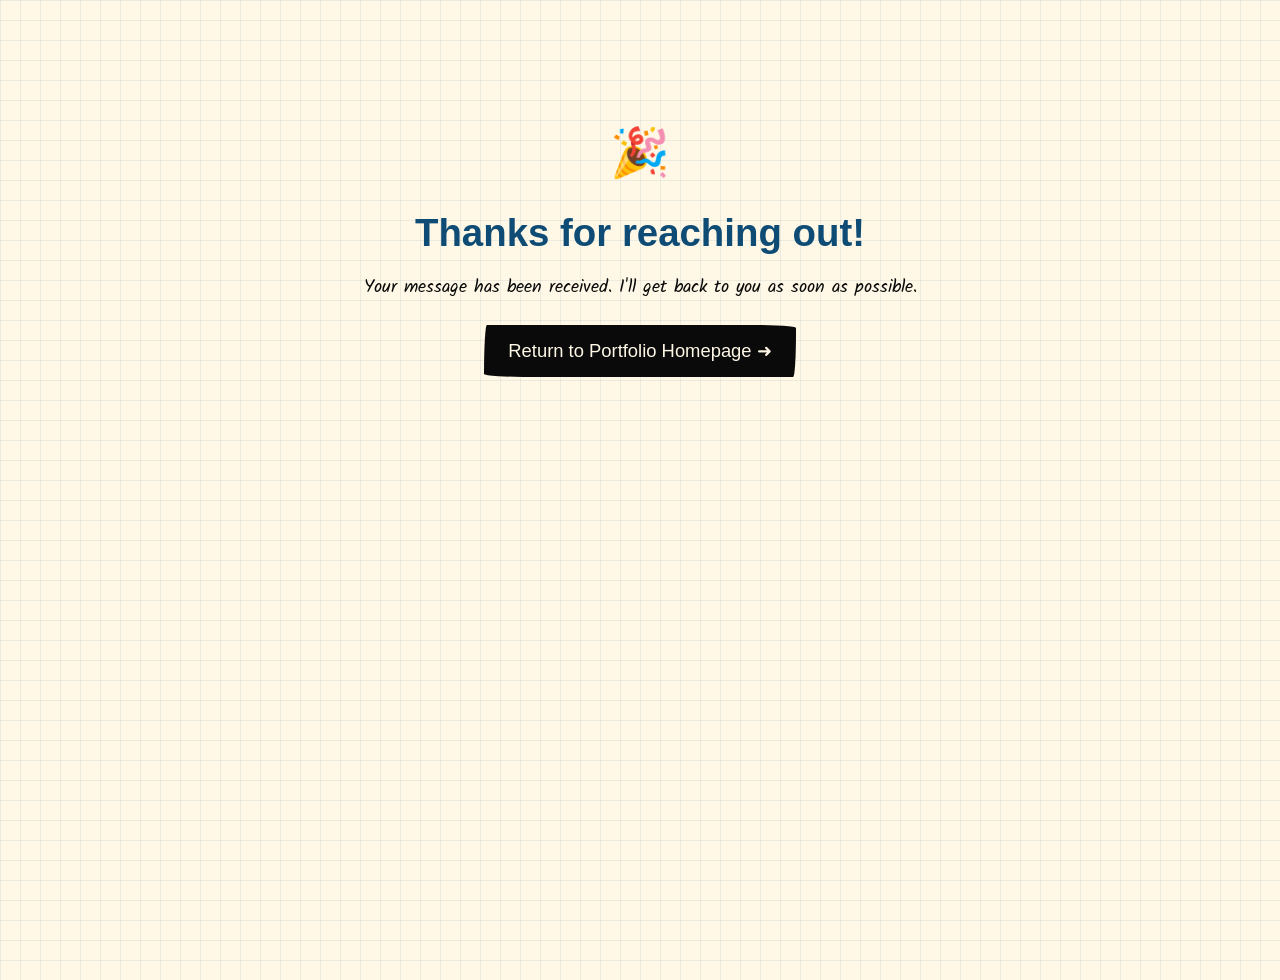
<file: contact-success.html>
<!DOCTYPE html>
<html lang="en" data-theme="light">
<head>
  <meta charset="UTF-8">
  <meta name="viewport" content="width=device-width, initial-scale=1.0">
  <title>Message Received — Jerry Moo Kee Khong</title>
  <link href="https://fonts.googleapis.com/css2?family=Lexend:wght@100..900&family=Permanent+Marker&display=swap" rel="stylesheet">
  <link rel="stylesheet" href="css/style.css">
  <style>
    .success-container {
      max-width: 680px;
      margin: 80px auto 40px;
      padding: 40px 28px;
      background: var(--paper-card-solid);
      border: var(--border-width) solid var(--border);
      border-radius: var(--hand);
      box-shadow: var(--shadow-hover);
      text-align: center;
    }
    .go-back-btn {
      margin-top: 24px;
    }
    .go-back-btn a {
      display: inline-block;
      color: var(--paper);
      background-color: var(--ink);
      padding: 12px 24px;
      text-decoration: none !important;
      font-family: 'Permanent Marker', cursive, sans-serif;
      font-size: 1.15rem;
      border: var(--border-width) solid var(--border);
      border-radius: var(--hand-alt);
      box-shadow: 4px 4px 0px var(--shadow-color);
      transition: all var(--transition-fast);
    }
    .go-back-btn a:hover,
    .go-back-btn a:focus-visible {
      background-color: var(--blue);
      color: #FFFFFF;
      outline: 3px solid var(--blue);
      outline-offset: 3px;
      box-shadow: 6px 6px 0px var(--shadow-color);
      transform: translate(-2px, -2px);
    }
  </style>
</head>
<body>

  <div class="success-container">
    <div style="font-size:3rem;margin-bottom:12px;">🎉</div>
    <h1 style="color:var(--blue);font-size:2.4rem;">Thanks for reaching out!</h1>
    <p style="font-size:1.15rem;margin-top:12px;">Your message has been received. I'll get back to you as soon as possible.</p>
    
    <div class="go-back-btn">
      <a href="index.html">Return to Portfolio Homepage ➜</a>
    </div>
  </div>

  <!-- UI Diagnostic Test Runner for contact-success.html?test=1 -->
  <script>
    (function () {
      const qs = new URLSearchParams(location.search);
      if (qs.get("test") !== "1") return;
      
      function show(results) {
        const d = document.createElement("div");
        d.style.position = "fixed";
        d.style.right = "16px";
        d.style.bottom = "16px";
        d.style.zIndex = "4000";
        d.style.background = "rgba(15,23,42,0.92)";
        d.style.color = "#fff";
        d.style.padding = "12px 16px";
        d.style.borderRadius = "12px";
        d.style.fontFamily = "Lexend, Arial, sans-serif";
        d.style.fontSize = "14px";
        d.style.boxShadow = "0 8px 24px rgba(0,0,0,0.4)";
        const pass = results.filter((r) => r.pass).length;
        const fail = results.length - pass;
        d.textContent = `UI tests: ${pass} passed, ${fail} failed`;
        document.body.appendChild(d);
      }
      
      function has(sel) {
        return !!document.querySelector(sel);
      }
      
      function attr(el, a) {
        return el && el.getAttribute(a);
      }
      
      async function run() {
        const results = [];
        results.push({
          name: "Lexend font link",
          pass: has('link[href*="fonts.googleapis.com"][href*="Lexend"]'),
        });
        const h1 = document.querySelector("h1");
        results.push({
          name: "Heading text",
          pass: h1 && h1.textContent.trim().length > 0,
        });
        const link = document.querySelector(".go-back-btn a");
        results.push({
          name: "Go back link href",
          pass: link && (attr(link, "href") === "index.html" || attr(link, "href") === "https://jerrymoo.com"),
        });
        if (link) {
          link.focus();
          await new Promise((r) => setTimeout(r, 50));
          const cs = getComputedStyle(link);
          results.push({
            name: "Focus outline visible",
            pass: parseFloat(cs.outlineWidth) >= 2 || parseFloat(cs.boxShadow) !== 0,
          });
        }
        show(results);
      }
      run();
    })();
  </script>
  <script src="js/main.js"></script>
</body>
</html>
</file>
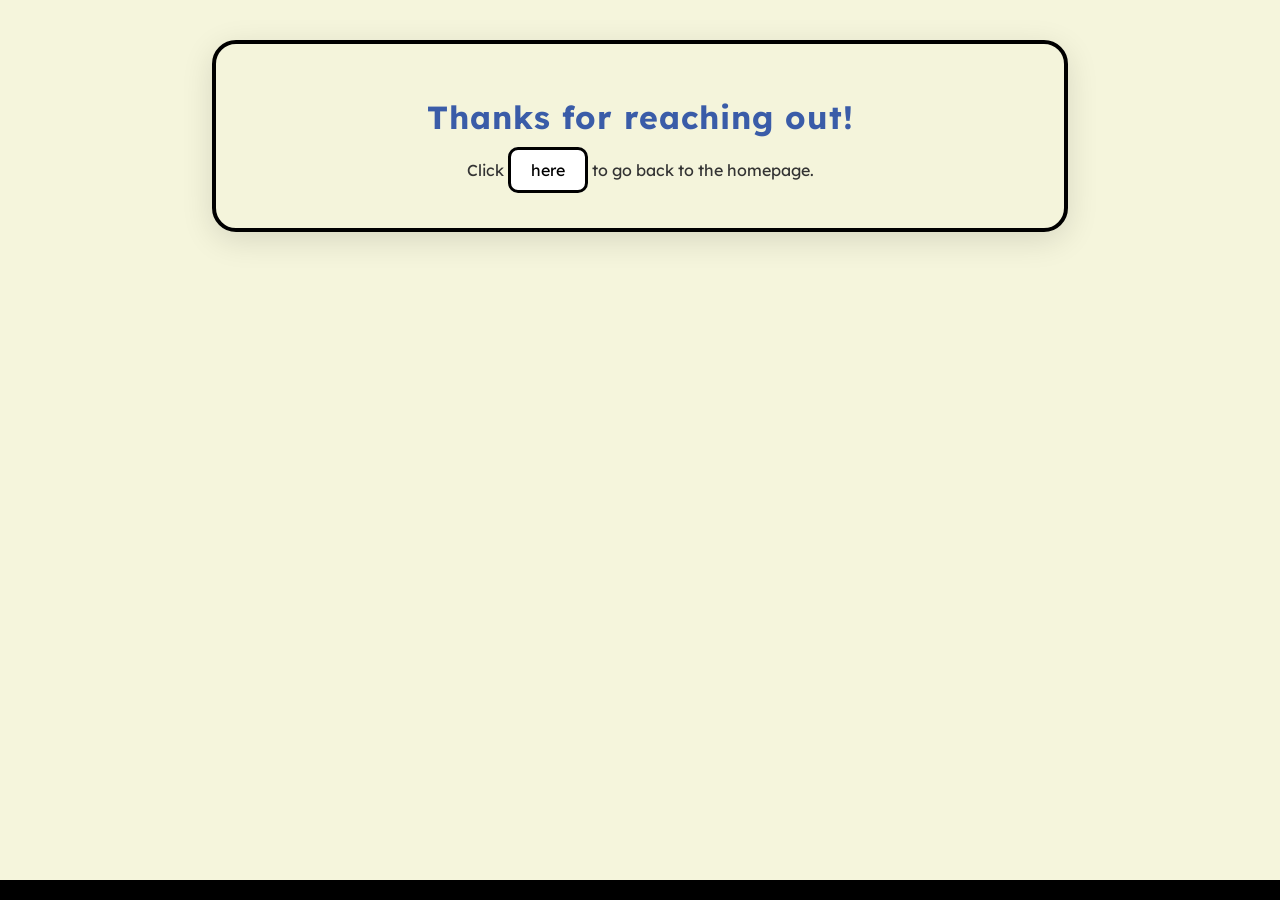
<file: index4.html>
<!DOCTYPE html>
<html lang="en">
  <head>
    <meta charset="UTF-8" />
    <meta name="viewport" content="width=device-width, initial-scale=1.0" />
    <title>Received Email</title>
    <link
      href="https://fonts.googleapis.com/css2?family=Lexend:wght@100..900&family=Permanent+Marker&display=swap"
      rel="stylesheet"
    />
    <style>
      body {
        background-color: #f5f5dc;
        margin: 0;
        padding: 0;
        font-family: "Lexend", Arial, sans-serif;
        color: #333;
      }
      .container {
        max-width: 800px;
        margin: 40px auto;
        background-color: rgba(245, 245, 220, 0.92);
        padding: 32px 24px;
        border-radius: 24px;
        border: 4px solid #000;
        box-shadow: 0 8px 32px rgba(0, 0, 0, 0.12);
        text-align: center;
      }
      h1 {
        font-family: "Permanent Marker", cursive, "Lexend", sans-serif;
        color: #3a5ca8;
        font-size: 2rem;
        margin-bottom: 0.7em;
        letter-spacing: 1px;
      }
      .footer {
        background-color: #000;
        color: #fff;
        padding: 10px;
        position: fixed;
        bottom: 0;
        left: 0;
        width: 100%;
      }
      .go-back-btn {
        margin-top: 20px;
      }
      .go-back-btn a {
        color: #000;
        background-color: #fff;
        padding: 10px 20px;
        text-decoration: none;
        font-family: "Lexend", sans-serif;
        border: 3px solid #000;
        border-radius: 10px;
      }
      .go-back-btn a:hover,
      .go-back-btn a:focus-visible {
        background-color: #fffbe7;
        outline: 3px solid #3a5ca8;
        outline-offset: 2px;
      }
    </style>
  </head>
  <body>
    <div class="container">
      <h1>Thanks for reaching out!</h1>
      <div class="go-back-btn">
        <p>
          Click <a href="https://jerrymoo.com">here</a> to go back to the
          homepage.
        </p>
      </div>
    </div>
    <div class="footer">
      <!-- Leave it empty for now -->
    </div>
    <script>
      (function () {
        const qs = new URLSearchParams(location.search);
        if (qs.get("test") !== "1") return;
        function show(results) {
          const d = document.createElement("div");
          d.style.position = "fixed";
          d.style.right = "16px";
          d.style.bottom = "16px";
          d.style.zIndex = "4000";
          d.style.background = "rgba(0,0,0,0.8)";
          d.style.color = "#fff";
          d.style.padding = "12px 16px";
          d.style.borderRadius = "12px";
          d.style.fontFamily = "Lexend, Arial, sans-serif";
          d.style.fontSize = "14px";
          d.style.boxShadow = "0 8px 24px rgba(0,0,0,0.24)";
          const pass = results.filter((r) => r.pass).length;
          const fail = results.length - pass;
          d.textContent = `UI tests: ${pass} passed, ${fail} failed`;
          document.body.appendChild(d);
        }
        function has(sel) {
          return !!document.querySelector(sel);
        }
        function all(sel) {
          return Array.from(document.querySelectorAll(sel));
        }
        function attr(el, a) {
          return el && el.getAttribute(a);
        }
        async function run() {
          const results = [];
          results.push({
            name: "Lexend font link",
            pass: has('link[href*="fonts.googleapis.com"][href*="Lexend"]'),
          });
          const h1 = document.querySelector("h1");
          results.push({
            name: "Heading text",
            pass: h1 && h1.textContent.trim().length > 0,
          });
          const link = document.querySelector(".go-back-btn a");
          results.push({
            name: "Go back link href",
            pass: link && attr(link, "href") === "https://jerrymoo.com",
          });
          if (link) {
            link.focus();
            await new Promise((r) => setTimeout(r, 50));
            const cs = getComputedStyle(link);
            results.push({
              name: "Focus outline visible",
              pass: parseFloat(cs.outlineWidth) >= 2,
            });
          }
          show(results);
        }
        run();
      })();
    </script>
  </body>
</html>
</file>
<file: css/style.css>
/* ==========================================
   Jerry Moo Kee Khong - Sketchbook Portfolio Stylesheet
   ========================================== */

@import url('https://fonts.googleapis.com/css2?family=Architects+Daughter&family=Fira+Code:wght@400;500;700&family=Kalam:wght@400;700&family=Permanent+Marker&family=Shadows+Into+Light&display=swap');

:root {
  --paper: #FFF8E7;
  --paper-card: rgba(255, 248, 231, 0.96);
  --paper-white: #FFFFFF;
  --ink: #0A0A0A;
  --blue: #0F4C75;
  --red: #C1121F;
  --green: #059669;
  --grid: rgba(15, 76, 117, 0.08);
  --border: rgba(10, 10, 10, 0.85);
  --sidebar: 200px;
  --hand: 255px 15px 225px 15px/15px 225px 15px 255px;
  --hand-alt: 15px 225px 15px 255px/255px 15px 225px 15px;
  --shadow: 3px 3px 0px var(--ink);
}

[data-theme="dark"] {
  --paper: #0F172A;
  --paper-card: rgba(30, 41, 59, 0.94);
  --paper-white: #1E293B;
  --ink: #F8FAFC;
  --blue: #60A5FA;
  --red: #F87171;
  --green: #34D399;
  --grid: rgba(255, 255, 255, 0.04);
  --border: #475569;
  --shadow: 3px 3px 0px #020617;
}

/* Reset & Layout Base */
*, *::before, *::after {
  box-sizing: border-box;
  margin: 0;
  padding: 0;
}

html {
  scroll-behavior: smooth;
}

body {
  display: block;
  min-height: 100vh;
  background: var(--paper);
  font-family: "Kalam", cursive, sans-serif;
  color: var(--ink);
  background-image: linear-gradient(var(--grid) 1px, transparent 1px), linear-gradient(90deg, var(--grid) 1px, transparent 1px);
  background-size: 20px 20px;
  line-height: 1.5;
  font-size: 1.05rem;
  transition: background-color 0.25s, color 0.25s;
}

/* Typography */
h1 {
  font-family: "Permanent Marker", cursive, sans-serif;
  font-size: clamp(2rem, 3.2vw, 2.8rem);
  margin-bottom: 0.3em;
  color: var(--ink);
}

h2 {
  font-family: "Permanent Marker", cursive, sans-serif;
  font-size: 1.7rem;
  border-bottom: 2px solid var(--border);
  padding-bottom: 6px;
  margin-bottom: 14px;
  position: relative;
  color: var(--ink);
}

h2::after {
  content: "→";
  position: absolute;
  right: -18px;
  color: var(--red);
}

h3 {
  margin: 12px 0 4px;
  font-family: "Architects Daughter", cursive, sans-serif;
  font-weight: bold;
  font-size: 1.3rem;
  color: var(--ink);
}

h4 {
  font-family: "Permanent Marker", cursive, sans-serif;
  font-size: 1.05rem;
  margin-top: 8px;
  color: var(--ink);
}

p {
  margin-bottom: 8px;
}

a {
  color: var(--blue);
  text-decoration: none;
}

a:hover {
  color: var(--red);
  text-decoration: underline wavy var(--red);
}

/* Sidebar Navigation */
nav {
  position: fixed;
  left: 16px;
  top: 16px;
  bottom: 16px;
  width: var(--sidebar);
  background: var(--paper-card);
  border: 2px solid var(--border);
  border-radius: var(--hand);
  padding: 16px 12px;
  z-index: 10;
  overflow-y: auto;
  display: flex;
  flex-direction: column;
  justify-content: space-between;
  box-shadow: var(--shadow);
}

.frame {
  width: 84px;
  height: 84px;
  margin: 0 auto 12px;
  border: 2px solid var(--border);
  border-radius: 50%;
  padding: 3px;
  background: var(--paper-white);
  box-shadow: 2px 2px 0px var(--border);
}

.frame img {
  width: 100%;
  height: 100%;
  border-radius: 50%;
  object-fit: cover;
  display: block;
}

nav ul {
  list-style: none;
}

nav li {
  margin: 5px 0;
}

nav a {
  display: block;
  padding: 7px 10px;
  font-family: "Architects Daughter", cursive, sans-serif;
  color: var(--ink);
  text-decoration: none !important;
  border: 2px solid transparent;
  border-radius: 12px;
  transition: all 0.15s;
}

nav a:hover, nav a.active {
  background: rgba(15, 76, 117, 0.1);
  border-color: var(--blue);
  color: var(--blue);
}

nav a.active::before {
  content: "✓ ";
  color: var(--red);
}

.sidebar-controls {
  margin-top: 12px;
  padding-top: 10px;
  border-top: 1.5px dashed var(--border);
  display: flex;
  flex-direction: column;
  gap: 8px;
}

.btn-ctrl {
  display: flex;
  align-items: center;
  justify-content: center;
  gap: 6px;
  width: 100%;
  padding: 6px 10px;
  font-family: "Architects Daughter", cursive, sans-serif;
  font-size: 0.9rem;
  font-weight: bold;
  color: var(--ink);
  background: var(--paper-white);
  border: 2px solid var(--border);
  border-radius: 10px;
  box-shadow: 2px 2px 0px var(--border);
  cursor: pointer;
  transition: all 0.15s;
}

.btn-ctrl:hover {
  background: rgba(15, 76, 117, 0.1);
  color: var(--blue);
  transform: translate(-1px, -1px);
  box-shadow: 3px 3px 0px var(--border);
}

.btn-ctrl:active {
  transform: translate(1px, 1px);
  box-shadow: 1px 1px 0px var(--border);
}

/* Main Content Area */
.content {
  width: 100%;
  padding: 20px 24px 20px 236px;
}

.section {
  margin-bottom: 20px;
  padding: 24px;
  background: var(--paper-card);
  border: 2px solid var(--border);
  border-radius: var(--hand);
  scroll-margin-top: 28px;
  box-shadow: var(--shadow);
  position: relative;
}

.annotation {
  font-family: "Shadows Into Light", cursive, sans-serif;
  color: var(--red);
  margin-left: 6px;
  font-weight: bold;
}

/* Projects Showcase */
.project {
  display: flex;
  gap: 16px;
  padding: 14px;
  margin-bottom: 14px;
  background: var(--paper-white);
  border: 2px solid var(--border);
  border-radius: var(--hand);
  position: relative;
  box-shadow: 2px 2px 0px var(--border);
}

.project img {
  width: 130px;
  height: 130px;
  object-fit: cover;
  border-radius: 12px;
  border: 1px solid var(--border);
  background: var(--paper);
}

.project-copy {
  display: flex;
  flex-direction: column;
  justify-content: center;
  gap: 6px;
  max-width: 560px;
}

.project-copy p {
  margin: 0;
  line-height: 1.45;
}

.project-meta {
  font-family: "Architects Daughter", cursive, sans-serif;
  color: var(--blue);
  font-weight: bold;
}

.project-link {
  align-self: flex-start;
  padding: 6px 10px;
  border: 2px solid var(--border);
  border-radius: 12px;
  background: var(--paper);
  font-family: "Architects Daughter", cursive, sans-serif;
  color: var(--ink);
  box-shadow: 2px 2px 0px var(--border);
}

.project-link:hover {
  background: var(--blue);
  color: #FFF;
  text-decoration: none !important;
}

.overlay {
  position: absolute;
  left: 14px;
  top: 14px;
  width: 130px;
  height: 130px;
  background: rgba(0, 0, 0, 0.82);
  color: #fff;
  display: flex;
  align-items: center;
  justify-content: center;
  opacity: 0;
  transition: opacity 0.2s;
  border-radius: 12px;
  text-align: center;
  padding: 8px;
}

.overlay div {
  display: flex;
  flex-direction: column;
  gap: 4px;
}

.overlay h3 {
  font-size: 0.95rem;
  margin: 0;
  color: #fff;
}

.overlay p {
  font-size: 0.72rem;
  line-height: 1.25;
  margin: 0;
  color: #E2E8F0;
}

.overlay a {
  font-size: 0.75rem;
  color: #60A5FA;
  text-decoration: underline;
}

.project:hover .overlay {
  opacity: 1;
}

.small-project {
  display: flex;
  align-items: center;
  gap: 10px;
  padding: 11px;
  margin-bottom: 10px;
  background: var(--paper-white);
  border: 2px solid var(--border);
  border-radius: var(--hand);
  box-shadow: 2px 2px 0px var(--border);
}

/* Skills Grid */
.skills-logos {
  display: grid;
  grid-template-columns: repeat(auto-fill, minmax(110px, 1fr));
  gap: 12px;
  margin-top: 10px;
}

.skill-logo-container {
  text-align: center;
  padding: 12px;
  background: var(--paper-white);
  border: 2px solid var(--border);
  border-radius: var(--hand);
  box-shadow: 2px 2px 0px var(--border);
  transition: transform 0.15s;
}

.skill-logo-container:hover {
  transform: translateY(-2px);
}

.skill-logo {
  width: 44px;
  height: 44px;
  padding: 5px;
  background: var(--paper);
  border: 1px solid var(--border);
  border-radius: 8px;
  object-fit: contain;
}

.icon-name {
  font-family: "Architects Daughter", cursive, sans-serif;
  font-size: 12px;
  margin-top: 5px;
  display: block;
  font-weight: bold;
}

/* Certifications Container */
.certifications-container {
  display: flex;
  flex-wrap: wrap;
  gap: 14px;
  margin-top: 10px;
}

.certification {
  flex: 1 1 140px;
  text-align: center;
  padding: 12px;
  background: var(--paper-white);
  border: 2px solid var(--border);
  border-radius: var(--hand);
  position: relative;
  box-shadow: 2px 2px 0px var(--border);
}

.certification::after {
  content: "VERIFIED";
  position: absolute;
  top: -6px;
  right: -6px;
  font-size: 9px;
  color: var(--red);
  border: 1px solid var(--red);
  padding: 0 3px;
  background: var(--paper);
  transform: rotate(11deg);
  font-family: "Permanent Marker", cursive, sans-serif;
}

.cert-image {
  width: 76px;
  margin-top: 6px;
  border: 1px solid var(--border);
  border-radius: 5px;
}

/* Social & Contact */
.social-icon {
  width: 28px;
  height: 28px;
  padding: 4px;
  background: var(--paper-white);
  border: 1px solid var(--border);
  border-radius: 50%;
  box-shadow: 1px 1px 0px var(--border);
  transition: transform 0.15s;
}

.social-icon:hover {
  transform: scale(1.1);
}

#contact form {
  display: grid;
  grid-template-columns: 1fr 1fr;
  gap: 10px;
  max-width: 680px;
  margin-top: 10px;
}

#contact input, #contact textarea {
  padding: 10px;
  border: 2px solid var(--border);
  border-radius: var(--hand);
  font-family: "Kalam", cursive, sans-serif;
  background: var(--paper-white);
  color: var(--ink);
  font-size: 1rem;
}

#contact textarea {
  grid-column: 1 / -1;
  min-height: 130px;
}

#contact input[type=submit] {
  grid-column: 1 / -1;
  background: var(--ink);
  color: var(--paper);
  font-family: "Permanent Marker", cursive, sans-serif;
  font-size: 1.15rem;
  padding: 10px;
  border: 2px solid var(--border);
  box-shadow: 2px 2px 0 var(--ink);
  cursor: pointer;
  transition: all 0.15s;
}

#contact input[type=submit]:hover {
  background: var(--blue);
  color: #FFF;
  box-shadow: 4px 4px 0 var(--ink);
}

/* Toast */
.toast {
  position: fixed;
  right: 16px;
  bottom: 16px;
  padding: 10px 14px;
  background: rgba(10, 10, 10, 0.92);
  color: var(--paper);
  border: 2px solid var(--border);
  border-radius: 12px;
  font-family: "Architects Daughter", cursive, sans-serif;
  opacity: 0;
  transform: translateY(8px);
  pointer-events: none;
  transition: opacity 0.2s, transform 0.2s;
  z-index: 200;
}

.toast.show {
  opacity: 1;
  transform: translateY(0);
}

/* SRE Command Terminal Modal (Sketchbook Theme) */
.terminal-modal {
  position: fixed;
  inset: 0;
  background: rgba(10, 10, 10, 0.75);
  backdrop-filter: blur(6px);
  display: flex;
  align-items: center;
  justify-content: center;
  padding: 16px;
  z-index: 2000;
  opacity: 0;
  visibility: hidden;
  transition: all 0.2s;
}

.terminal-modal.open {
  opacity: 1;
  visibility: visible;
}

.terminal-window {
  width: 100%;
  max-width: 760px;
  height: 500px;
  background: #0A0F1D;
  border: 3px solid var(--border);
  border-radius: var(--hand);
  box-shadow: 6px 6px 0px var(--ink);
  display: flex;
  flex-direction: column;
  overflow: hidden;
  font-family: 'Fira Code', 'Consolas', monospace;
  color: #38BDF8;
}

.terminal-bar {
  display: flex;
  align-items: center;
  justify-content: space-between;
  padding: 10px 16px;
  background: #1E293B;
  border-bottom: 2px solid var(--border);
}

.terminal-dots {
  display: flex;
  gap: 8px;
}

.terminal-dot {
  width: 12px;
  height: 12px;
  border-radius: 50%;
  border: 1px solid var(--border);
  cursor: pointer;
}

.dot-red { background: #EF4444; }
.dot-yellow { background: #F59E0B; }
.dot-green { background: #10B981; }

.terminal-title {
  font-family: "Architects Daughter", cursive, sans-serif;
  font-size: 0.9rem;
  color: #F8FAFC;
  font-weight: bold;
}

.terminal-body {
  flex-grow: 1;
  padding: 16px;
  overflow-y: auto;
  display: flex;
  flex-direction: column;
  gap: 8px;
  font-size: 0.92rem;
  line-height: 1.5;
}

.terminal-prompt {
  color: #4ADE80;
  font-weight: 700;
}

.terminal-input-row {
  display: flex;
  align-items: center;
  gap: 8px;
}

.terminal-input {
  flex-grow: 1;
  background: transparent;
  border: none;
  outline: none;
  color: #F8FAFC;
  font-family: 'Fira Code', monospace;
  font-size: 0.95rem;
}

.terminal-chips {
  display: flex;
  gap: 6px;
  padding: 8px 12px;
  background: #0F172A;
  border-top: 1px dashed #334155;
  overflow-x: auto;
}

.chip-btn {
  padding: 3px 10px;
  background: #1E293B;
  border: 1px solid var(--border);
  border-radius: 8px;
  color: #38BDF8;
  font-family: "Architects Daughter", cursive, sans-serif;
  font-size: 0.85rem;
  font-weight: bold;
  cursor: pointer;
  white-space: nowrap;
}

.chip-btn:hover {
  background: #0284C7;
  color: #FFF;
}

/* Mobile Top Nav */
.mobile-topnav, .mobile-menu {
  display: none;
}

@media(max-width: 860px) {
  nav {
    display: none;
  }
  .mobile-topnav {
    display: flex;
    position: fixed;
    top: 0;
    left: 0;
    right: 0;
    height: 52px;
    background: var(--paper-card);
    border-bottom: 2px solid var(--border);
    align-items: center;
    justify-content: space-between;
    padding: 0 12px;
    z-index: 100;
  }
  .mobile-topnav span {
    font-family: "Permanent Marker", cursive, sans-serif;
    color: var(--blue);
    font-size: 1.2rem;
  }
  .mobile-menu {
    position: fixed;
    top: 52px;
    left: 0;
    right: 0;
    background: var(--paper-card);
    border-bottom: 2px solid var(--border);
    display: none;
    flex-direction: column;
    z-index: 99;
  }
  .mobile-menu.open {
    display: flex;
  }
  .mobile-menu a {
    padding: 12px 16px;
    border-bottom: 1px solid #eee;
    font-family: "Architects Daughter", cursive, sans-serif;
    color: var(--ink);
    text-decoration: none !important;
  }
  .content {
    padding: 64px 14px 20px;
  }
  .project {
    flex-direction: column;
    text-align: left;
    align-items: flex-start;
  }
  .project img {
    width: 110px;
    height: 110px;
    transform: none;
  }
  .project-copy {
    max-width: none;
  }
  .overlay {
    width: 110px;
    height: 110px;
    left: 14px;
    top: 14px;
  }
  #contact form {
    grid-template-columns: 1fr;
  }
}
</file>
